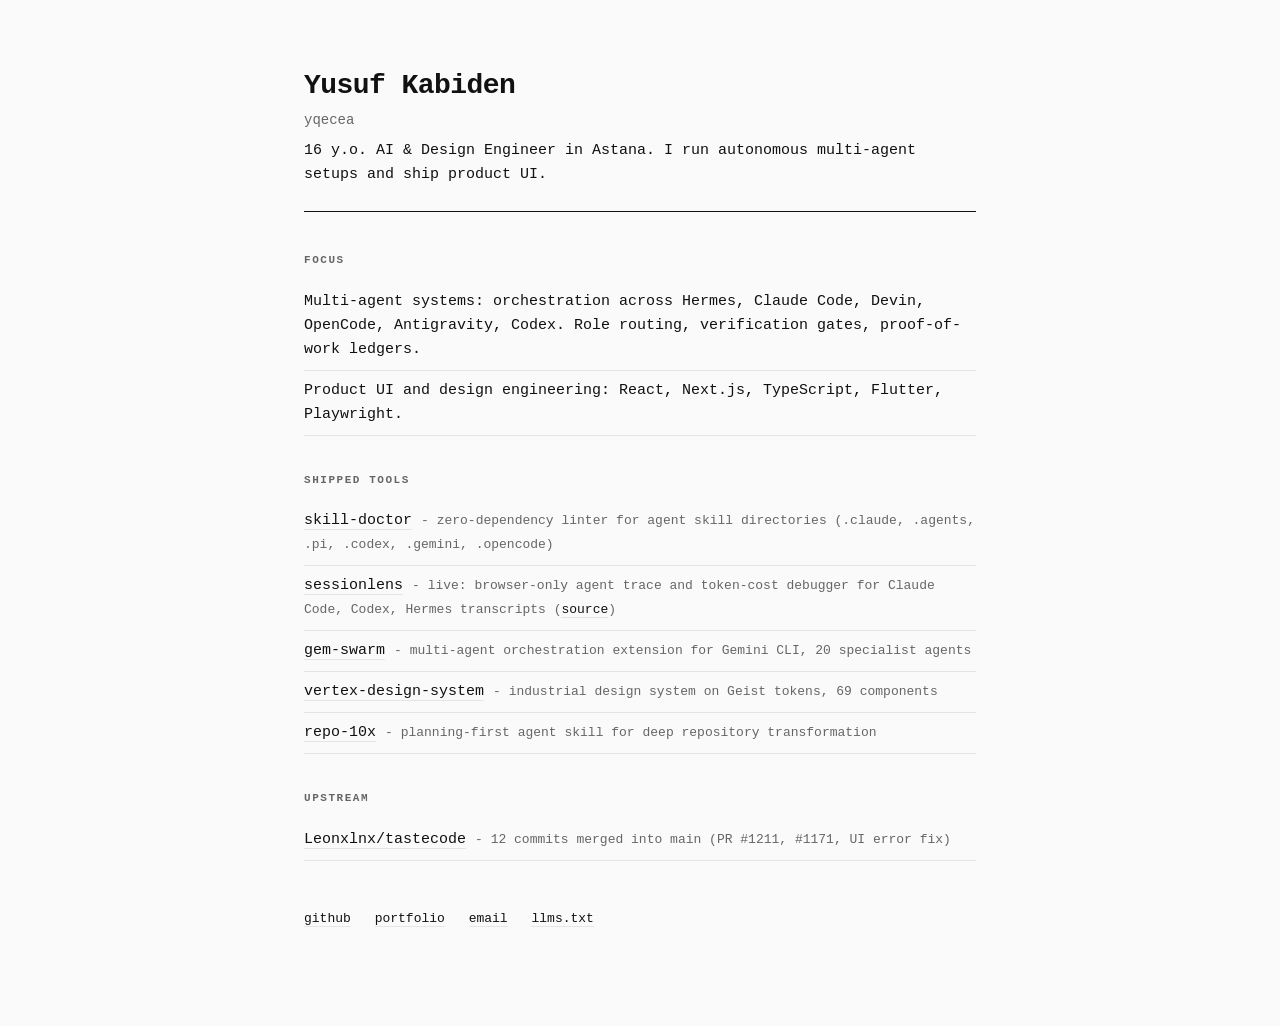
<file: index.html>
<!DOCTYPE html>
<html lang="en">
<head>
<meta charset="utf-8">
<meta name="viewport" content="width=device-width, initial-scale=1">
<title>Yusuf Kabiden (yqecea) - AI &amp; Design Engineer</title>
<meta name="description" content="Yusuf Kabiden (yqecea) is a 16 y.o. AI & Design Engineer in Astana. Autonomous multi-agent systems and product UI.">
<link rel="canonical" href="https://yqecea.github.io/">
<meta property="og:type" content="profile">
<meta property="og:title" content="Yusuf Kabiden (yqecea)">
<meta property="og:description" content="16 y.o. AI &amp; Design Engineer in Astana. Multi-agent systems and product UI.">
<meta property="og:url" content="https://yqecea.github.io/">
<meta name="twitter:card" content="summary">
<script type="application/ld+json">
{
  "@context": "https://schema.org",
  "@type": "Person",
  "name": "Yusuf Kabiden",
  "alternateName": "yqecea",
  "jobTitle": "AI & Design Engineer",
  "description": "16 y.o. AI & Design Engineer. Autonomous multi-agent setups (Hermes + Claude Code / Codex / Antigravity) and product UI (Next.js / React / TypeScript).",
  "address": { "@type": "PostalAddress", "addressLocality": "Astana", "addressCountry": "KZ" },
  "email": "mailto:yqecea@gmail.com",
  "url": "https://yqecea.github.io/",
  "sameAs": [
    "https://github.com/yqecea",
    "https://yqecea-portfolio.web.app"
  ],
  "knowsAbout": [
    "Multi-agent systems",
    "LLM orchestration",
    "Design engineering",
    "React",
    "Next.js",
    "TypeScript",
    "Flutter"
  ]
}
</script>
<style>
  :root { --ink: #111; --mute: #666; --line: #e5e5e5; --accent: #0a66ff; }
  * { margin: 0; padding: 0; box-sizing: border-box; }
  body { font: 15px/1.6 -apple-system, "SF Mono", ui-monospace, Menlo, monospace; color: var(--ink); background: #fafafa; }
  .wrap { max-width: 720px; margin: 0 auto; padding: 64px 24px 96px; }
  header { border-bottom: 1px solid var(--ink); padding-bottom: 24px; margin-bottom: 40px; }
  h1 { font-size: 28px; font-weight: 600; letter-spacing: -0.02em; }
  .alias { color: var(--mute); font-size: 14px; }
  .sub { margin-top: 8px; font-size: 15px; }
  h2 { font-size: 11px; text-transform: uppercase; letter-spacing: 0.14em; color: var(--mute); margin: 36px 0 12px; }
  ul { list-style: none; }
  li { padding: 8px 0; border-bottom: 1px solid var(--line); }
  a { color: var(--ink); text-decoration: none; border-bottom: 1px solid var(--line); }
  a:hover { color: var(--accent); border-color: var(--accent); }
  .note { color: var(--mute); font-size: 13px; }
  footer { margin-top: 48px; color: var(--mute); font-size: 13px; }
  footer a { margin-right: 16px; }
  @media (prefers-color-scheme: dark) {
    :root { --ink: #eee; --mute: #999; --line: #333; --accent: #6ea8ff; }
    body { background: #0c0c0c; }
  }
</style>
</head>
<body>
<div class="wrap">
  <header>
    <h1>Yusuf Kabiden</h1>
    <div class="alias">yqecea</div>
    <p class="sub">16 y.o. AI &amp; Design Engineer in Astana. I run autonomous multi-agent setups and ship product UI.</p>
  </header>

  <h2>Focus</h2>
  <ul>
    <li>Multi-agent systems: orchestration across Hermes, Claude Code, Devin, OpenCode, Antigravity, Codex. Role routing, verification gates, proof-of-work ledgers.</li>
    <li>Product UI and design engineering: React, Next.js, TypeScript, Flutter, Playwright.</li>
  </ul>

  <h2>Shipped tools</h2>
  <ul>
    <li><a href="https://github.com/yqecea/skill-doctor">skill-doctor</a> <span class="note">- zero-dependency linter for agent skill directories (.claude, .agents, .pi, .codex, .gemini, .opencode)</span></li>
    <li><a href="https://yqecea.github.io/sessionlens/">sessionlens</a> <span class="note">- live: browser-only agent trace and token-cost debugger for Claude Code, Codex, Hermes transcripts (<a href="https://github.com/yqecea/sessionlens">source</a>)</span></li>
    <li><a href="https://github.com/yqecea/gem-swarm">gem-swarm</a> <span class="note">- multi-agent orchestration extension for Gemini CLI, 20 specialist agents</span></li>
    <li><a href="https://github.com/yqecea/vertex-design-system">vertex-design-system</a> <span class="note">- industrial design system on Geist tokens, 69 components</span></li>
    <li><a href="https://github.com/yqecea/repo-10x">repo-10x</a> <span class="note">- planning-first agent skill for deep repository transformation</span></li>
  </ul>

  <h2>Upstream</h2>
  <ul>
    <li><a href="https://github.com/Leonxlnx/tastecode">Leonxlnx/tastecode</a> <span class="note">- 12 commits merged into main (PR #1211, #1171, UI error fix)</span></li>
  </ul>

  <footer>
    <a href="https://github.com/yqecea">github</a>
    <a href="https://yqecea-portfolio.web.app">portfolio</a>
    <a href="mailto:yqecea@gmail.com">email</a>
    <a href="https://yqecea.github.io/llms.txt">llms.txt</a>
  </footer>
</div>
</body>
</html>
</file>
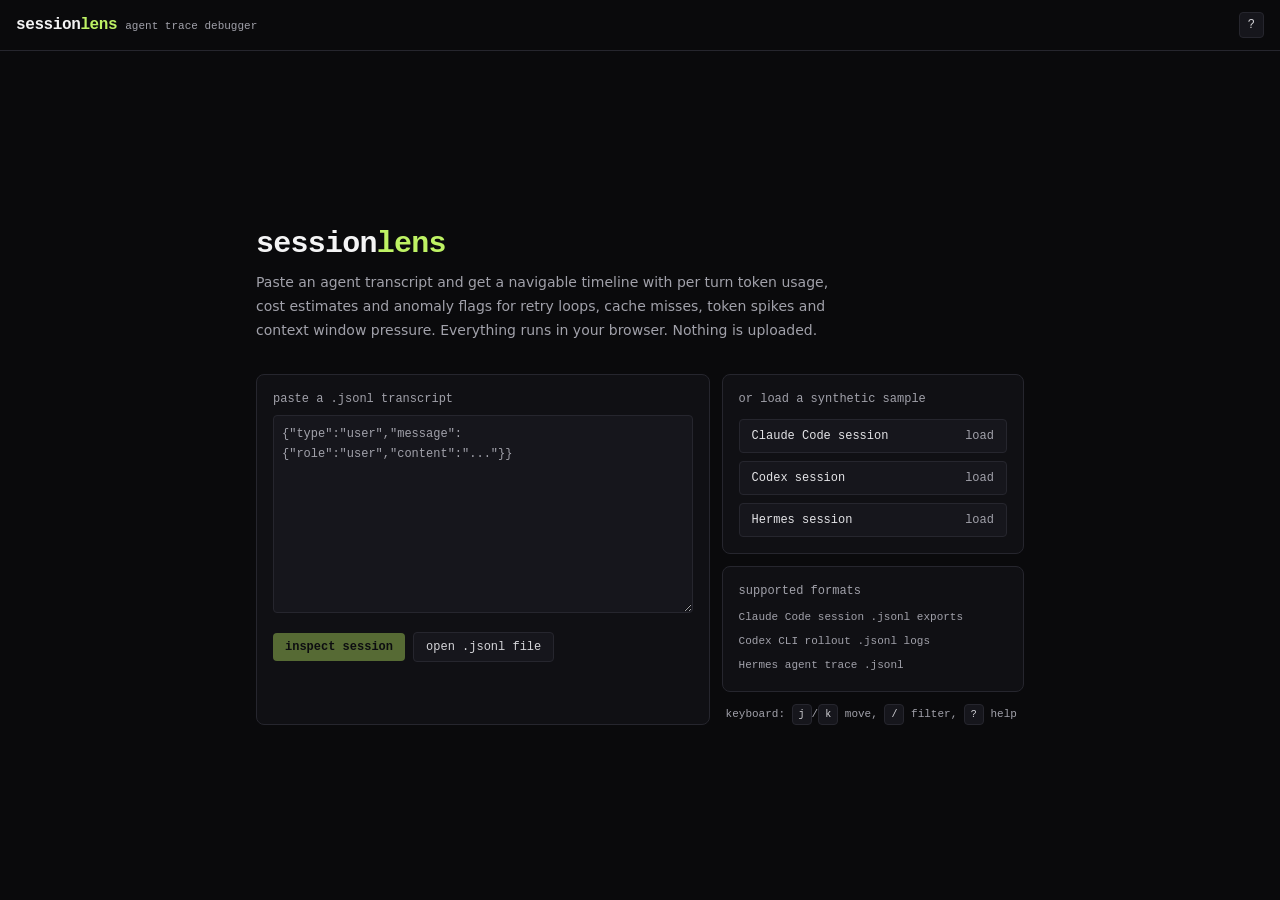
<file: sessionlens/index.html>
<!DOCTYPE html><!--0mU32v4uToG7RyPzZ_Xdg--><html lang="en"><head><meta charSet="utf-8"/><meta name="viewport" content="width=device-width, initial-scale=1"/><link rel="stylesheet" href="/sessionlens/_next/static/css/918d15ece4a7d46a.css" data-precedence="next"/><link rel="preload" as="script" fetchPriority="low" href="/sessionlens/_next/static/chunks/webpack-b3a2b018ced41eb3.js"/><script src="/sessionlens/_next/static/chunks/83f829f0-fb51830d3d6a17dd.js" async=""></script><script src="/sessionlens/_next/static/chunks/624-8863ca2cc2727af4.js" async=""></script><script src="/sessionlens/_next/static/chunks/main-app-0346d37aba94fd06.js" async=""></script><script src="/sessionlens/_next/static/chunks/app/page-6cd99e23e9629452.js" async=""></script><title>sessionlens</title><meta name="description" content="Client-side session trace and token cost debugger for Claude Code, Codex and Hermes transcripts."/><script src="/sessionlens/_next/static/chunks/polyfills-42372ed130431b0a.js" noModule=""></script></head><body><div hidden=""><!--$--><!--/$--></div><div class="flex min-h-screen flex-col"><a href="#timeline" class="sr-only focus:not-sr-only focus:absolute focus:left-3 focus:top-3 focus:z-50 focus:rounded focus:bg-accent focus:px-3 focus:py-1 focus:text-sm focus:text-ink">Skip to timeline</a><header class="flex flex-wrap items-center gap-x-4 gap-y-2 border-b border-line px-4 py-3"><div class="flex items-baseline gap-2"><span class="font-mono text-base font-semibold tracking-tight text-zinc-100">session<span class="text-accent">lens</span></span><span class="font-mono text-[11px] text-zinc-400">agent trace debugger</span></div><div class="ml-auto flex items-center gap-2"><button type="button" aria-label="Keyboard shortcuts" aria-expanded="false" class="rounded border border-line bg-raised px-2 py-1 font-mono text-xs text-zinc-300 hover:border-zinc-500">?</button></div></header><main class="flex flex-1 items-center justify-center p-6"><div class="w-full max-w-3xl"><div class="mb-8"><h1 class="font-mono text-3xl font-semibold tracking-tight text-zinc-100">session<span class="text-accent">lens</span></h1><p class="mt-2 max-w-xl text-sm leading-6 text-zinc-400">Paste an agent transcript and get a navigable timeline with per turn token usage, cost estimates and anomaly flags for retry loops, cache misses, token spikes and context window pressure. Everything runs in your browser. Nothing is uploaded.</p></div><div class="grid gap-3 md:grid-cols-[minmax(0,3fr)_minmax(0,2fr)]"><div class="rounded-lg border border-line bg-panel p-4"><label for="paste-input" class="mb-2 block font-mono text-xs text-zinc-400">paste a .jsonl transcript</label><textarea id="paste-input" rows="9" spellCheck="false" placeholder="{&quot;type&quot;:&quot;user&quot;,&quot;message&quot;:{&quot;role&quot;:&quot;user&quot;,&quot;content&quot;:&quot;...&quot;}}" class="scroll-thin w-full resize-y rounded border border-line bg-raised p-2 font-mono text-xs leading-5 text-zinc-200 placeholder:text-zinc-400"></textarea><div class="mt-3 flex flex-wrap items-center gap-2"><button type="button" disabled="" class="rounded bg-accent px-3 py-1.5 font-mono text-xs font-semibold text-ink disabled:cursor-not-allowed disabled:opacity-40">inspect session</button><button type="button" class="rounded border border-line bg-raised px-3 py-1.5 font-mono text-xs text-zinc-300 hover:border-zinc-500">open .jsonl file</button><input type="file" accept=".jsonl,.log,.txt,.json" class="hidden" aria-label="Open transcript file"/></div></div><div class="flex flex-col gap-3"><div class="rounded-lg border border-line bg-panel p-4"><p class="mb-3 font-mono text-xs text-zinc-400">or load a synthetic sample</p><div class="flex flex-col gap-2"><button type="button" class="flex items-center justify-between rounded border border-line bg-raised px-3 py-2 text-left font-mono text-xs text-zinc-200 hover:border-accent"><span>Claude Code<!-- --> session</span><span class="text-zinc-400">load</span></button><button type="button" class="flex items-center justify-between rounded border border-line bg-raised px-3 py-2 text-left font-mono text-xs text-zinc-200 hover:border-accent"><span>Codex<!-- --> session</span><span class="text-zinc-400">load</span></button><button type="button" class="flex items-center justify-between rounded border border-line bg-raised px-3 py-2 text-left font-mono text-xs text-zinc-200 hover:border-accent"><span>Hermes<!-- --> session</span><span class="text-zinc-400">load</span></button></div></div><div class="rounded-lg border border-line bg-panel p-4"><p class="mb-2 font-mono text-xs text-zinc-400">supported formats</p><ul class="space-y-1 font-mono text-[11px] leading-5 text-zinc-400"><li>Claude Code session .jsonl exports</li><li>Codex CLI rollout .jsonl logs</li><li>Hermes agent trace .jsonl</li></ul></div><p class="px-1 font-mono text-[11px] text-zinc-400">keyboard: <kbd>j</kbd>/<kbd>k</kbd> move, <kbd>/</kbd> filter,<!-- --> <kbd>?</kbd> help</p></div></div></div></main></div><!--$--><!--/$--><script src="/sessionlens/_next/static/chunks/webpack-b3a2b018ced41eb3.js" id="_R_" async=""></script><script>(self.__next_f=self.__next_f||[]).push([0])</script><script>self.__next_f.push([1,"1:\"$Sreact.fragment\"\n2:I[2807,[],\"\"]\n3:I[8296,[],\"\"]\n4:I[4823,[\"974\",\"static/chunks/app/page-6cd99e23e9629452.js\"],\"default\"]\n5:I[238,[],\"OutletBoundary\"]\n7:I[2179,[],\"AsyncMetadataOutlet\"]\n9:I[238,[],\"ViewportBoundary\"]\nb:I[238,[],\"MetadataBoundary\"]\nc:\"$Sreact.suspense\"\ne:I[5149,[],\"\"]\n:HL[\"/sessionlens/_next/static/css/918d15ece4a7d46a.css\",\"style\"]\n"])</script><script>self.__next_f.push([1,"0:{\"P\":null,\"b\":\"0mU32v4uToG7RyPzZ_Xdg\",\"p\":\"/sessionlens\",\"c\":[\"\",\"\"],\"i\":false,\"f\":[[[\"\",{\"children\":[\"__PAGE__\",{}]},\"$undefined\",\"$undefined\",true],[\"\",[\"$\",\"$1\",\"c\",{\"children\":[[[\"$\",\"link\",\"0\",{\"rel\":\"stylesheet\",\"href\":\"/sessionlens/_next/static/css/918d15ece4a7d46a.css\",\"precedence\":\"next\",\"crossOrigin\":\"$undefined\",\"nonce\":\"$undefined\"}]],[\"$\",\"html\",null,{\"lang\":\"en\",\"children\":[\"$\",\"body\",null,{\"children\":[\"$\",\"$L2\",null,{\"parallelRouterKey\":\"children\",\"error\":\"$undefined\",\"errorStyles\":\"$undefined\",\"errorScripts\":\"$undefined\",\"template\":[\"$\",\"$L3\",null,{}],\"templateStyles\":\"$undefined\",\"templateScripts\":\"$undefined\",\"notFound\":[[[\"$\",\"title\",null,{\"children\":\"404: This page could not be found.\"}],[\"$\",\"div\",null,{\"style\":{\"fontFamily\":\"system-ui,\\\"Segoe UI\\\",Roboto,Helvetica,Arial,sans-serif,\\\"Apple Color Emoji\\\",\\\"Segoe UI Emoji\\\"\",\"height\":\"100vh\",\"textAlign\":\"center\",\"display\":\"flex\",\"flexDirection\":\"column\",\"alignItems\":\"center\",\"justifyContent\":\"center\"},\"children\":[\"$\",\"div\",null,{\"children\":[[\"$\",\"style\",null,{\"dangerouslySetInnerHTML\":{\"__html\":\"body{color:#000;background:#fff;margin:0}.next-error-h1{border-right:1px solid rgba(0,0,0,.3)}@media (prefers-color-scheme:dark){body{color:#fff;background:#000}.next-error-h1{border-right:1px solid rgba(255,255,255,.3)}}\"}}],[\"$\",\"h1\",null,{\"className\":\"next-error-h1\",\"style\":{\"display\":\"inline-block\",\"margin\":\"0 20px 0 0\",\"padding\":\"0 23px 0 0\",\"fontSize\":24,\"fontWeight\":500,\"verticalAlign\":\"top\",\"lineHeight\":\"49px\"},\"children\":404}],[\"$\",\"div\",null,{\"style\":{\"display\":\"inline-block\"},\"children\":[\"$\",\"h2\",null,{\"style\":{\"fontSize\":14,\"fontWeight\":400,\"lineHeight\":\"49px\",\"margin\":0},\"children\":\"This page could not be found.\"}]}]]}]}]],[]],\"forbidden\":\"$undefined\",\"unauthorized\":\"$undefined\"}]}]}]]}],{\"children\":[\"__PAGE__\",[\"$\",\"$1\",\"c\",{\"children\":[[\"$\",\"$L4\",null,{}],null,[\"$\",\"$L5\",null,{\"children\":[\"$L6\",[\"$\",\"$L7\",null,{\"promise\":\"$@8\"}]]}]]}],{},null,false]},null,false],[\"$\",\"$1\",\"h\",{\"children\":[null,[[\"$\",\"$L9\",null,{\"children\":\"$La\"}],null],[\"$\",\"$Lb\",null,{\"children\":[\"$\",\"div\",null,{\"hidden\":true,\"children\":[\"$\",\"$c\",null,{\"fallback\":null,\"children\":\"$Ld\"}]}]}]]}],false]],\"m\":\"$undefined\",\"G\":[\"$e\",[]],\"s\":false,\"S\":true}\n"])</script><script>self.__next_f.push([1,"a:[[\"$\",\"meta\",\"0\",{\"charSet\":\"utf-8\"}],[\"$\",\"meta\",\"1\",{\"name\":\"viewport\",\"content\":\"width=device-width, initial-scale=1\"}]]\n6:null\n"])</script><script>self.__next_f.push([1,"8:{\"metadata\":[[\"$\",\"title\",\"0\",{\"children\":\"sessionlens\"}],[\"$\",\"meta\",\"1\",{\"name\":\"description\",\"content\":\"Client-side session trace and token cost debugger for Claude Code, Codex and Hermes transcripts.\"}]],\"error\":null,\"digest\":\"$undefined\"}\n"])</script><script>self.__next_f.push([1,"d:\"$8:metadata\"\n"])</script></body></html>
</file>
<file: sessionlens/_next/static/css/918d15ece4a7d46a.css>
*,:after,:before{--tw-border-spacing-x:0;--tw-border-spacing-y:0;--tw-translate-x:0;--tw-translate-y:0;--tw-rotate:0;--tw-skew-x:0;--tw-skew-y:0;--tw-scale-x:1;--tw-scale-y:1;--tw-pan-x: ;--tw-pan-y: ;--tw-pinch-zoom: ;--tw-scroll-snap-strictness:proximity;--tw-gradient-from-position: ;--tw-gradient-via-position: ;--tw-gradient-to-position: ;--tw-ordinal: ;--tw-slashed-zero: ;--tw-numeric-figure: ;--tw-numeric-spacing: ;--tw-numeric-fraction: ;--tw-ring-inset: ;--tw-ring-offset-width:0px;--tw-ring-offset-color:#fff;--tw-ring-color:rgb(59 130 246/0.5);--tw-ring-offset-shadow:0 0 #0000;--tw-ring-shadow:0 0 #0000;--tw-shadow:0 0 #0000;--tw-shadow-colored:0 0 #0000;--tw-blur: ;--tw-brightness: ;--tw-contrast: ;--tw-grayscale: ;--tw-hue-rotate: ;--tw-invert: ;--tw-saturate: ;--tw-sepia: ;--tw-drop-shadow: ;--tw-backdrop-blur: ;--tw-backdrop-brightness: ;--tw-backdrop-contrast: ;--tw-backdrop-grayscale: ;--tw-backdrop-hue-rotate: ;--tw-backdrop-invert: ;--tw-backdrop-opacity: ;--tw-backdrop-saturate: ;--tw-backdrop-sepia: ;--tw-contain-size: ;--tw-contain-layout: ;--tw-contain-paint: ;--tw-contain-style: }::backdrop{--tw-border-spacing-x:0;--tw-border-spacing-y:0;--tw-translate-x:0;--tw-translate-y:0;--tw-rotate:0;--tw-skew-x:0;--tw-skew-y:0;--tw-scale-x:1;--tw-scale-y:1;--tw-pan-x: ;--tw-pan-y: ;--tw-pinch-zoom: ;--tw-scroll-snap-strictness:proximity;--tw-gradient-from-position: ;--tw-gradient-via-position: ;--tw-gradient-to-position: ;--tw-ordinal: ;--tw-slashed-zero: ;--tw-numeric-figure: ;--tw-numeric-spacing: ;--tw-numeric-fraction: ;--tw-ring-inset: ;--tw-ring-offset-width:0px;--tw-ring-offset-color:#fff;--tw-ring-color:rgb(59 130 246/0.5);--tw-ring-offset-shadow:0 0 #0000;--tw-ring-shadow:0 0 #0000;--tw-shadow:0 0 #0000;--tw-shadow-colored:0 0 #0000;--tw-blur: ;--tw-brightness: ;--tw-contrast: ;--tw-grayscale: ;--tw-hue-rotate: ;--tw-invert: ;--tw-saturate: ;--tw-sepia: ;--tw-drop-shadow: ;--tw-backdrop-blur: ;--tw-backdrop-brightness: ;--tw-backdrop-contrast: ;--tw-backdrop-grayscale: ;--tw-backdrop-hue-rotate: ;--tw-backdrop-invert: ;--tw-backdrop-opacity: ;--tw-backdrop-saturate: ;--tw-backdrop-sepia: ;--tw-contain-size: ;--tw-contain-layout: ;--tw-contain-paint: ;--tw-contain-style: }/*
! tailwindcss v3.4.19 | MIT License | https://tailwindcss.com
*/*,:after,:before{box-sizing:border-box;border:0 solid #e5e7eb}:after,:before{--tw-content:""}:host,html{line-height:1.5;-webkit-text-size-adjust:100%;-moz-tab-size:4;-o-tab-size:4;tab-size:4;font-family:ui-sans-serif,system-ui,-apple-system,Segoe UI,Roboto,Helvetica Neue,Arial,sans-serif;font-feature-settings:normal;font-variation-settings:normal;-webkit-tap-highlight-color:transparent}body{margin:0;line-height:inherit}hr{height:0;color:inherit;border-top-width:1px}abbr:where([title]){-webkit-text-decoration:underline dotted;text-decoration:underline dotted}h1,h2,h3,h4,h5,h6{font-size:inherit;font-weight:inherit}a{color:inherit;text-decoration:inherit}b,strong{font-weight:bolder}code,kbd,pre,samp{font-family:ui-monospace,SFMono-Regular,Menlo,Consolas,Liberation Mono,monospace;font-feature-settings:normal;font-variation-settings:normal;font-size:1em}small{font-size:80%}sub,sup{font-size:75%;line-height:0;position:relative;vertical-align:baseline}sub{bottom:-.25em}sup{top:-.5em}table{text-indent:0;border-color:inherit;border-collapse:collapse}button,input,optgroup,select,textarea{font-family:inherit;font-feature-settings:inherit;font-variation-settings:inherit;font-size:100%;font-weight:inherit;line-height:inherit;letter-spacing:inherit;color:inherit;margin:0;padding:0}button,select{text-transform:none}button,input:where([type=button]),input:where([type=reset]),input:where([type=submit]){-webkit-appearance:button;background-color:transparent;background-image:none}:-moz-focusring{outline:auto}:-moz-ui-invalid{box-shadow:none}progress{vertical-align:baseline}::-webkit-inner-spin-button,::-webkit-outer-spin-button{height:auto}[type=search]{-webkit-appearance:textfield;outline-offset:-2px}::-webkit-search-decoration{-webkit-appearance:none}::-webkit-file-upload-button{-webkit-appearance:button;font:inherit}summary{display:list-item}blockquote,dd,dl,figure,h1,h2,h3,h4,h5,h6,hr,p,pre{margin:0}fieldset{margin:0}fieldset,legend{padding:0}menu,ol,ul{list-style:none;margin:0;padding:0}dialog{padding:0}textarea{resize:vertical}input::-moz-placeholder,textarea::-moz-placeholder{opacity:1;color:#9ca3af}input::placeholder,textarea::placeholder{opacity:1;color:#9ca3af}[role=button],button{cursor:pointer}:disabled{cursor:default}audio,canvas,embed,iframe,img,object,svg,video{display:block;vertical-align:middle}img,video{max-width:100%;height:auto}[hidden]:where(:not([hidden=until-found])){display:none}.sr-only{position:absolute;width:1px;height:1px;padding:0;margin:-1px;overflow:hidden;clip:rect(0,0,0,0);white-space:nowrap;border-width:0}.visible{visibility:visible}.fixed{position:fixed}.inset-0{inset:0}.z-40{z-index:40}.mb-1{margin-bottom:.25rem}.mb-2{margin-bottom:.5rem}.mb-3{margin-bottom:.75rem}.mb-4{margin-bottom:1rem}.mb-8{margin-bottom:2rem}.ml-auto{margin-left:auto}.mt-2{margin-top:.5rem}.mt-3{margin-top:.75rem}.mt-4{margin-top:1rem}.block{display:block}.flex{display:flex}.table{display:table}.grid{display:grid}.hidden{display:none}.h-14{height:3.5rem}.h-20{height:5rem}.max-h-48{max-height:12rem}.max-h-52{max-height:13rem}.max-h-\[calc\(100vh-7rem\)\]{max-height:calc(100vh - 7rem)}.min-h-0{min-height:0}.min-h-\[60vh\]{min-height:60vh}.min-h-screen{min-height:100vh}.w-12{width:3rem}.w-14{width:3.5rem}.w-16{width:4rem}.w-44{width:11rem}.w-8{width:2rem}.w-9{width:2.25rem}.w-full{width:100%}.min-w-0{min-width:0}.max-w-3xl{max-width:48rem}.max-w-sm{max-width:24rem}.max-w-xl{max-width:36rem}.flex-1{flex:1 1 0%}.shrink-0{flex-shrink:0}.border-collapse{border-collapse:collapse}.cursor-pointer{cursor:pointer}.resize-y{resize:vertical}.grid-cols-1{grid-template-columns:repeat(1,minmax(0,1fr))}.flex-col{flex-direction:column}.flex-wrap{flex-wrap:wrap}.items-start{align-items:flex-start}.items-center{align-items:center}.items-baseline{align-items:baseline}.justify-center{justify-content:center}.justify-between{justify-content:space-between}.gap-1{gap:.25rem}.gap-2{gap:.5rem}.gap-3{gap:.75rem}.gap-4{gap:1rem}.gap-x-4{-moz-column-gap:1rem;column-gap:1rem}.gap-y-1{row-gap:.25rem}.gap-y-2{row-gap:.5rem}.space-y-1>:not([hidden])~:not([hidden]){--tw-space-y-reverse:0;margin-top:calc(.25rem * calc(1 - var(--tw-space-y-reverse)));margin-bottom:calc(.25rem * var(--tw-space-y-reverse))}.overflow-auto{overflow:auto}.overflow-x-auto{overflow-x:auto}.overflow-y-auto{overflow-y:auto}.truncate{overflow:hidden;text-overflow:ellipsis;white-space:nowrap}.whitespace-pre-wrap{white-space:pre-wrap}.rounded{border-radius:.25rem}.rounded-lg{border-radius:.5rem}.border{border-width:1px}.border-b{border-bottom-width:1px}.border-t{border-top-width:1px}.border-accent\/60{border-color:rgb(190 242 100/.6)}.border-danger\/60{border-color:rgb(248 113 113/.6)}.border-line{--tw-border-opacity:1;border-color:rgb(38 38 46/var(--tw-border-opacity,1))}.border-line\/60{border-color:rgb(38 38 46/.6)}.border-zinc-600{--tw-border-opacity:1;border-color:rgb(82 82 91/var(--tw-border-opacity,1))}.border-zinc-700{--tw-border-opacity:1;border-color:rgb(63 63 70/var(--tw-border-opacity,1))}.border-zinc-800{--tw-border-opacity:1;border-color:rgb(39 39 42/var(--tw-border-opacity,1))}.bg-accent{--tw-bg-opacity:1;background-color:rgb(190 242 100/var(--tw-bg-opacity,1))}.bg-ink\/80{background-color:rgb(10 10 12/.8)}.bg-panel{--tw-bg-opacity:1;background-color:rgb(16 16 20/var(--tw-bg-opacity,1))}.bg-raised{--tw-bg-opacity:1;background-color:rgb(22 22 28/var(--tw-bg-opacity,1))}.fill-accent{fill:#bef264}.fill-zinc-600{fill:#52525b}.stroke-accent{stroke:#bef264}.p-1{padding:.25rem}.p-2{padding:.5rem}.p-3{padding:.75rem}.p-4{padding:1rem}.p-5{padding:1.25rem}.p-6{padding:1.5rem}.px-1{padding-left:.25rem;padding-right:.25rem}.px-2{padding-left:.5rem;padding-right:.5rem}.px-3{padding-left:.75rem;padding-right:.75rem}.px-4{padding-left:1rem;padding-right:1rem}.py-0\.5{padding-top:.125rem;padding-bottom:.125rem}.py-1{padding-top:.25rem;padding-bottom:.25rem}.py-1\.5{padding-top:.375rem;padding-bottom:.375rem}.py-2{padding-top:.5rem;padding-bottom:.5rem}.py-3{padding-top:.75rem;padding-bottom:.75rem}.pb-1{padding-bottom:.25rem}.pr-1{padding-right:.25rem}.pr-2{padding-right:.5rem}.pr-3{padding-right:.75rem}.text-left{text-align:left}.text-center{text-align:center}.text-right{text-align:right}.font-mono{font-family:ui-monospace,SFMono-Regular,Menlo,Consolas,Liberation Mono,monospace}.text-3xl{font-size:1.875rem;line-height:2.25rem}.text-\[10px\]{font-size:10px}.text-\[11px\]{font-size:11px}.text-\[9px\]{font-size:9px}.text-base{font-size:1rem;line-height:1.5rem}.text-sm{font-size:.875rem;line-height:1.25rem}.text-xs{font-size:.75rem;line-height:1rem}.font-normal{font-weight:400}.font-semibold{font-weight:600}.uppercase{text-transform:uppercase}.leading-4{line-height:1rem}.leading-5{line-height:1.25rem}.leading-6{line-height:1.5rem}.tracking-tight{letter-spacing:-.025em}.tracking-wide{letter-spacing:.025em}.tracking-wider{letter-spacing:.05em}.text-accent{--tw-text-opacity:1;color:rgb(190 242 100/var(--tw-text-opacity,1))}.text-danger{--tw-text-opacity:1;color:rgb(248 113 113/var(--tw-text-opacity,1))}.text-ink{--tw-text-opacity:1;color:rgb(10 10 12/var(--tw-text-opacity,1))}.text-zinc-100{--tw-text-opacity:1;color:rgb(244 244 245/var(--tw-text-opacity,1))}.text-zinc-200{--tw-text-opacity:1;color:rgb(228 228 231/var(--tw-text-opacity,1))}.text-zinc-300{--tw-text-opacity:1;color:rgb(212 212 216/var(--tw-text-opacity,1))}.text-zinc-400{--tw-text-opacity:1;color:rgb(161 161 170/var(--tw-text-opacity,1))}.ring-1{--tw-ring-offset-shadow:var(--tw-ring-inset) 0 0 0 var(--tw-ring-offset-width) var(--tw-ring-offset-color);--tw-ring-shadow:var(--tw-ring-inset) 0 0 0 calc(1px + var(--tw-ring-offset-width)) var(--tw-ring-color);box-shadow:var(--tw-ring-offset-shadow),var(--tw-ring-shadow),var(--tw-shadow,0 0 #0000)}.ring-accent{--tw-ring-opacity:1;--tw-ring-color:rgb(190 242 100/var(--tw-ring-opacity,1))}.blur{--tw-blur:blur(8px)}.blur,.filter{filter:var(--tw-blur) var(--tw-brightness) var(--tw-contrast) var(--tw-grayscale) var(--tw-hue-rotate) var(--tw-invert) var(--tw-saturate) var(--tw-sepia) var(--tw-drop-shadow)}:root{color-scheme:dark}body,html{height:100%}body{--tw-bg-opacity:1;background-color:rgb(10 10 12/var(--tw-bg-opacity,1));font-family:ui-sans-serif,system-ui,-apple-system,Segoe UI,Roboto,Helvetica Neue,Arial,sans-serif;--tw-text-opacity:1;color:rgb(228 228 231/var(--tw-text-opacity,1));-webkit-font-smoothing:antialiased;-moz-osx-font-smoothing:grayscale}:focus-visible{outline:2px solid #bef264;outline-offset:2px;border-radius:2px}::-moz-selection{background:#bef264;color:#0a0a0c}::selection{background:#bef264;color:#0a0a0c}kbd{display:inline-block;min-width:1.25rem;border-radius:.25rem;border-width:1px;--tw-border-opacity:1;border-color:rgb(38 38 46/var(--tw-border-opacity,1));--tw-bg-opacity:1;background-color:rgb(22 22 28/var(--tw-bg-opacity,1));padding:.125rem .25rem;text-align:center;font-family:ui-monospace,SFMono-Regular,Menlo,Consolas,Liberation Mono,monospace;font-size:10px;--tw-text-opacity:1;color:rgb(212 212 216/var(--tw-text-opacity,1))}.scroll-thin{scrollbar-width:thin;scrollbar-color:#3f3f46 transparent}.scroll-thin::-webkit-scrollbar{width:8px;height:8px}.scroll-thin::-webkit-scrollbar-thumb{background:#3f3f46;border-radius:4px}.scroll-thin::-webkit-scrollbar-track{background:transparent}.placeholder\:text-zinc-400::-moz-placeholder{--tw-text-opacity:1;color:rgb(161 161 170/var(--tw-text-opacity,1))}.placeholder\:text-zinc-400::placeholder{--tw-text-opacity:1;color:rgb(161 161 170/var(--tw-text-opacity,1))}.hover\:border-accent:hover{--tw-border-opacity:1;border-color:rgb(190 242 100/var(--tw-border-opacity,1))}.hover\:border-zinc-500:hover{--tw-border-opacity:1;border-color:rgb(113 113 122/var(--tw-border-opacity,1))}.hover\:bg-raised\/60:hover{background-color:rgb(22 22 28/.6)}.focus\:not-sr-only:focus{position:static;width:auto;height:auto;padding:0;margin:0;overflow:visible;clip:auto;white-space:normal}.focus\:absolute:focus{position:absolute}.focus\:left-3:focus{left:.75rem}.focus\:top-3:focus{top:.75rem}.focus\:z-50:focus{z-index:50}.focus\:rounded:focus{border-radius:.25rem}.focus\:bg-accent:focus{--tw-bg-opacity:1;background-color:rgb(190 242 100/var(--tw-bg-opacity,1))}.focus\:px-3:focus{padding-left:.75rem;padding-right:.75rem}.focus\:py-1:focus{padding-top:.25rem;padding-bottom:.25rem}.focus\:text-sm:focus{font-size:.875rem;line-height:1.25rem}.focus\:text-ink:focus{--tw-text-opacity:1;color:rgb(10 10 12/var(--tw-text-opacity,1))}.focus\:outline-none:focus{outline:2px solid transparent;outline-offset:2px}.focus-visible\:ring-1:focus-visible{--tw-ring-offset-shadow:var(--tw-ring-inset) 0 0 0 var(--tw-ring-offset-width) var(--tw-ring-offset-color);--tw-ring-shadow:var(--tw-ring-inset) 0 0 0 calc(1px + var(--tw-ring-offset-width)) var(--tw-ring-color);box-shadow:var(--tw-ring-offset-shadow),var(--tw-ring-shadow),var(--tw-shadow,0 0 #0000)}.focus-visible\:ring-accent:focus-visible{--tw-ring-opacity:1;--tw-ring-color:rgb(190 242 100/var(--tw-ring-opacity,1))}.disabled\:cursor-not-allowed:disabled{cursor:not-allowed}.disabled\:opacity-40:disabled{opacity:.4}@media (min-width:768px){.md\:grid-cols-\[minmax\(0\2c 3fr\)_minmax\(0\2c 2fr\)\]{grid-template-columns:minmax(0,3fr) minmax(0,2fr)}}@media (min-width:1024px){.lg\:grid-cols-\[minmax\(0\2c 7fr\)_minmax\(320px\2c 5fr\)\]{grid-template-columns:minmax(0,7fr) minmax(320px,5fr)}}@media (min-width:1280px){.xl\:inline{display:inline}}
</file>
